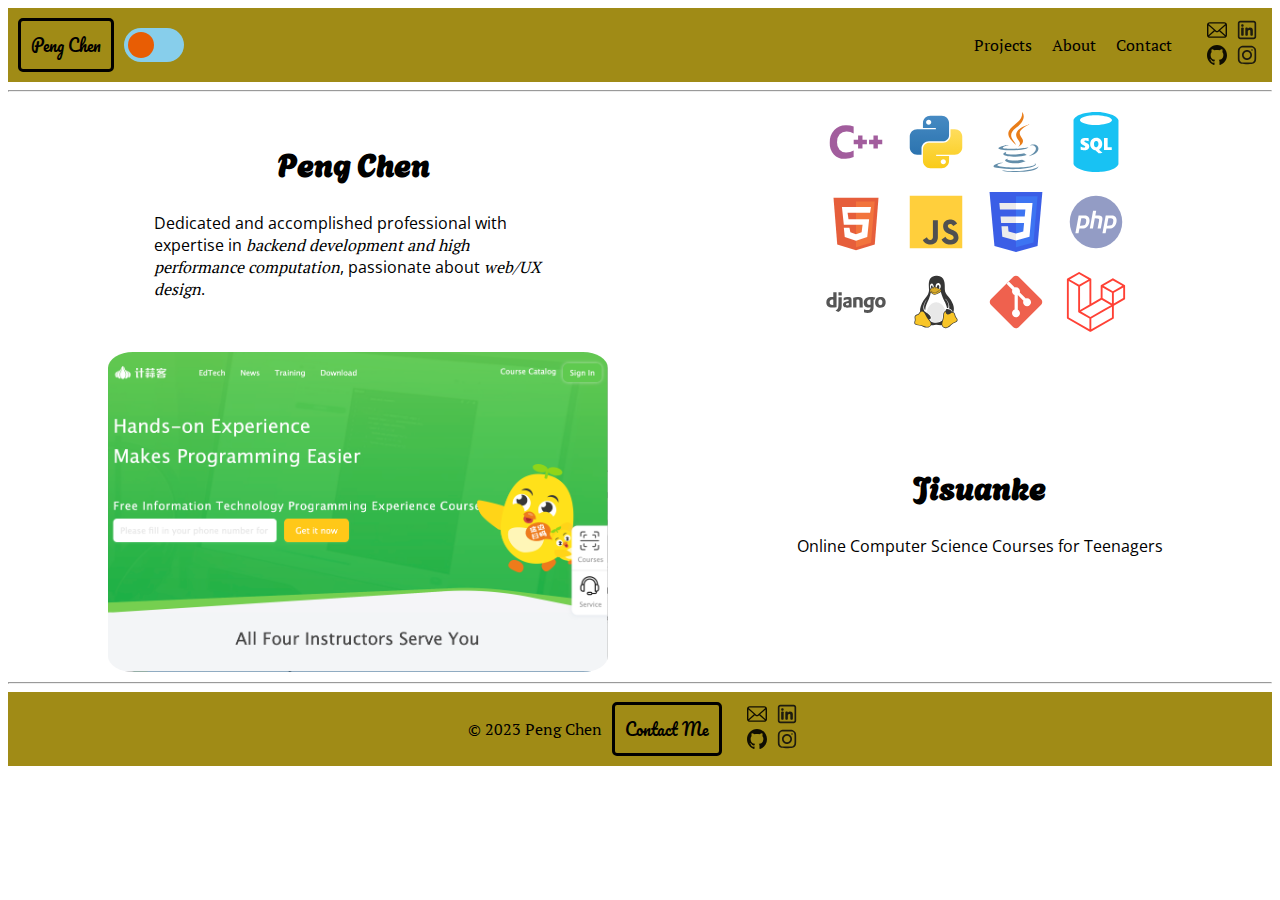
<file: index.html>
<!DOCTYPE html>
<html>
<head>
    <title>Home - Peng Chen</title>
    <meta charset="UTF-8">
    <meta name="viewport" content="width=device-width, initial-scale=1">
    <link rel="stylesheet" href="styles/styles.css" media="screen">
    <script src="main.js"></script>
</head>
<body>
    <header>
        <!-- This div is for header display, a is only content of logo-->
        <a class="logo" id="header_logo" href="index.html">Peng Chen</a>
            <!-- <a href="index.html"><img src="media/logo.svg" alt="Logo - Peng Chen"></a> -->
        <!--taggle style button swtich light(sun)&dark(moon) theme-->
        <label class="switch js-hidden" id="themeSwitch">
            <input type="checkbox" id="themeToggle">
            <span class="slider round"></span>
        </label>
        <div class="filling_blank"></div>
        <nav class="header_nav">
            <a href="pages/projects.html">Projects</a>
            <a href="pages/about.html">About</a>
            <a href="pages/contact.html">Contact</a>
        </nav>
        <!-- We would use div.social_media both in header and footer and content, so we can define its class without specific header, TODO css-->
        <nav class="social_media">
            <a href="mailto:chenpengacademic@gmail.com" target="_blank"><img src="media/icons/mail.svg" alt="EMail"></a>
            <a href="https://www.linkedin.com/in/peng-chen-0056aa22b" target="_blank"><img src="media/icons/linkedin.svg" alt="LinkedIn"></a>
            <a href="https://github.com/champion-chenpeng" target="_blank"><img src="media/icons/github.svg" alt="Github"></a>
            <a href="https://www.instagram.com/pengchen3123/" target="_blank"><img src="media/icons/instagram.svg" alt="Insagram"></a>
        </nav>
    </header>

    <hr>
    <main>
        <a class="main_section" href="pages/about.html">
            <aside>
                <h3>Peng Chen</h3>
                <p>Dedicated and accomplished professional with expertise in <em>backend development and high performance computation</em>, passionate about <em>web/UX design</em>.</p>
            </aside>
            <div id="technical_skills">
                <div class="programming_languages">
                <img src="media/icons/technical/languages/cpp.svg" alt="C++">
                <img src="media/icons/technical/languages/python.svg" alt="Python">
                <img src="media/icons/technical/languages/java.svg" alt="Java">
                <img src="media/icons/technical/languages/sql.svg" alt="SQL">
                <img src="media/icons/technical/languages/html.svg" alt="HTML">
                <img src="media/icons/technical/languages/js.svg" alt="JavaScript">
                
                <img src="media/icons/technical/languages/css.svg" alt="CSS">
                
                <img src="media/icons/technical/languages/php.svg" alt="PHP">
                </div>
                <div class="developer_tools">
                <img src="media/icons/technical/tools/django.svg" alt="Django">
                <img src="media/icons/technical/tools/linux.svg" alt="Linux">
                <img src="media/icons/technical/tools/git.svg" alt="Git">
                <img src="media/icons/technical/tools/laravel.svg" alt="Laravel">
                </div>
            </div>  
 
        </a>
        <a class="main_section" href="https://www.jisuanke.com/">
            <img src="media/projects/jsk.jpeg" alt="Jisuanke">
            <aside>
                <h3>Jisuanke</h3>
                <p>Online Computer Science Courses for Teenagers</p>
            </aside>
        </a>

    </main>
    <hr>
    <footer>
        <div class="copyright" id="footer_copyright">&copy; 2023 Peng Chen</div>
        <a class="contact_button" href="pages/contact.html">Contact Me</a>
        <nav class="social_media">
            <a href="mailto:chenpengacademic@gmail.com" target="_blank"><img src="media/icons/mail.svg" alt="EMail"></a>
            <a href="https://www.linkedin.com/in/peng-chen-0056aa22b" target="_blank"><img src="media/icons/linkedin.svg" alt="LinkedIn"></a>
            <a href="https://github.com/champion-chenpeng" target="_blank"><img src="media/icons/github.svg" alt="Github"></a>
            <a href="https://www.instagram.com/pengchen3123/" target="_blank"><img src="media/icons/instagram.svg" alt="Insagram"></a>
        </nav>
    </footer>

</body>
</html>
</file>
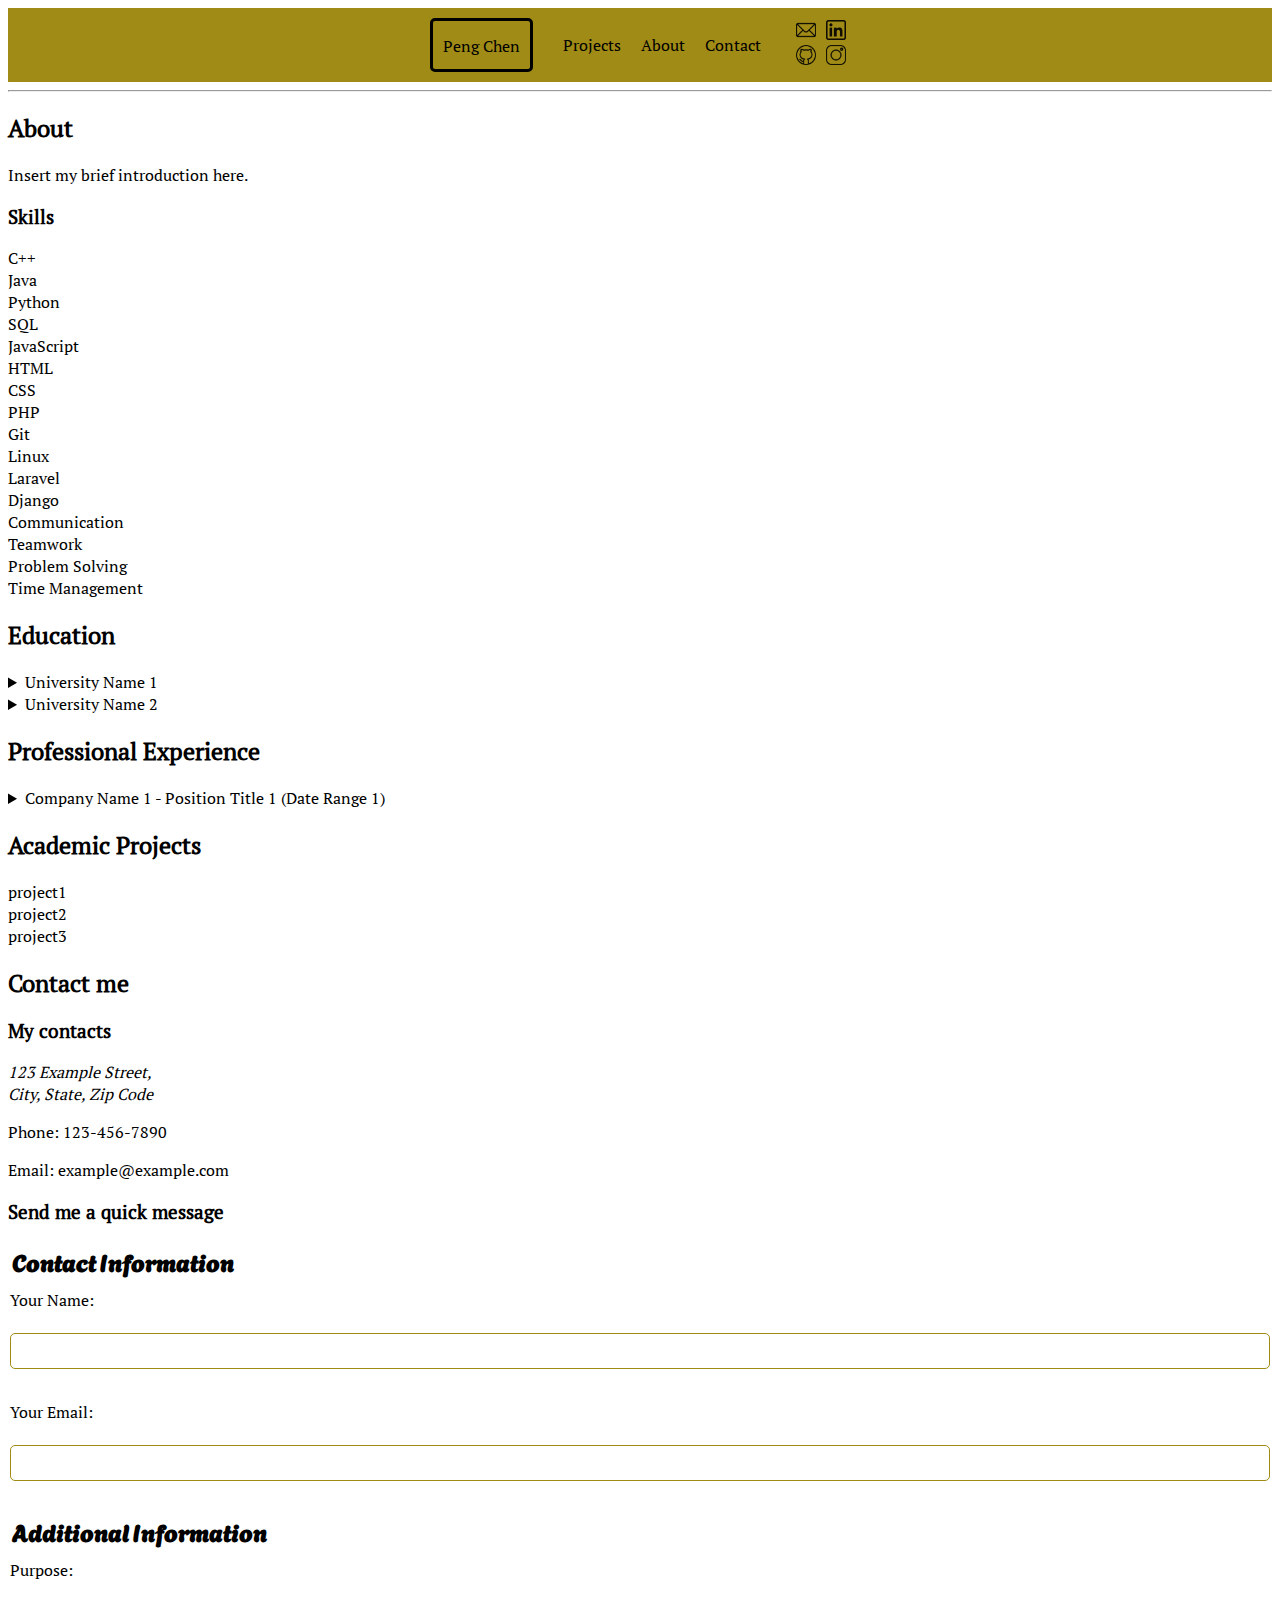
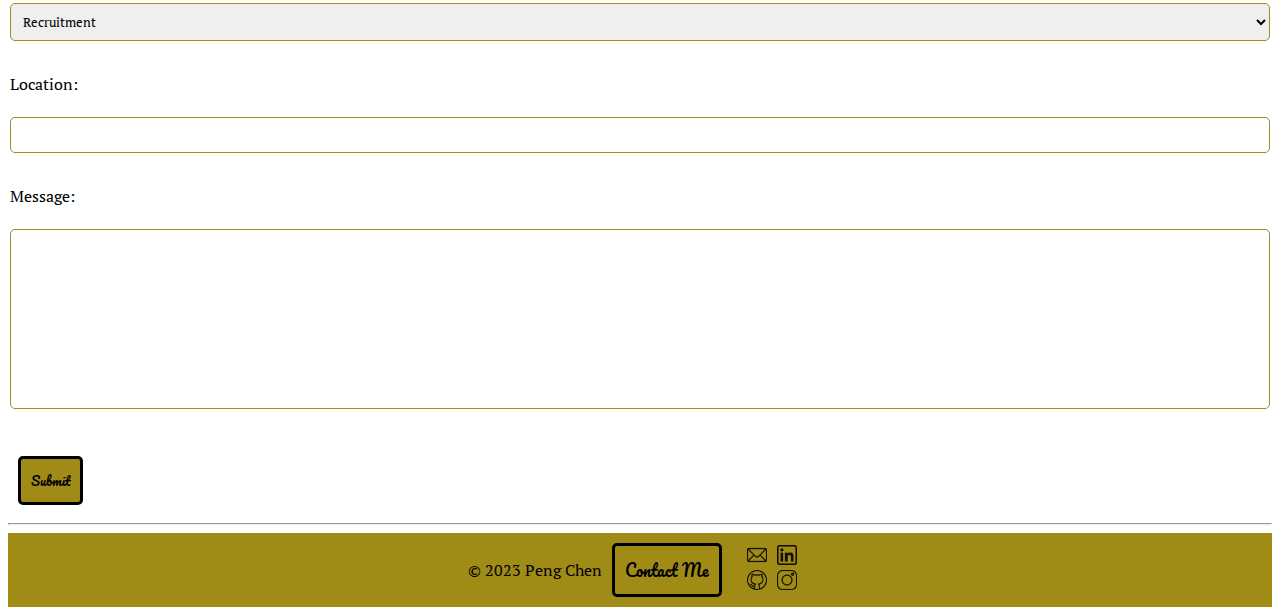
<file: pages/index.html>
<!DOCTYPE html>
<html>
<head>
    <title>Home - Peng Chen</title>
    <meta charset="UTF-8">
    <meta name="viewport" content="width=device-width, initial-scale=1">
    <link rel="stylesheet" href="../styles/styles.css" media="screen">
</head>
<body>
    <header>
        <div class="logo" id="header_logo">
            <a href="index.html">Peng Chen</a>
            <!-- <a href="index.html"><img src="../media/logo.png" alt="Logo - Peng Chen"></a> -->
        </div>
        <nav class="header_nav">
            <a href="#projects">Projects</a>
            <a href="#about">About</a>
            <a href="#contact">Contact</a>
        </nav>
        <!-- We would use div.social_media both in header and footer and content, so we can define its class without specific header, TODO css-->
        <nav class="social_media">
            <a href="mailto:chenpengacademic@gmail.com" target="_blank"><img src="../media/icons/mail.png" alt="EMail" width="20"></a>
            <a href="https://www.linkedin.com/in/peng-chen-0056aa22b" target="_blank"><img src="../media/icons/linkedin.png" alt="LinkedIn" width="20"></a>
            <a href="https://github.com/champion-chenpeng" target="_blank"><img src="../media/icons/github.png" alt="Github" width="20"></a>
            <a href="https://www.instagram.com/pengchen3123/" target="_blank"><img src="../media/icons/instagram.png" alt="Insagram" width="20"></a>
        </nav>
    </header>
    <hr>
    <main>
        <section id="about">
            <h2>About</h2>
            <i class="fa-brands fa-linkedin"></i>
            <p>Insert my brief introduction here.</p>
            <section id="skills">
                <h3>Skills</h3>
                <div class="skills" id="Technical_Skills">
                    <div class="technical_skills" id="Programming_Language">
                        <div>C++</div>
                        <div>Java</div>
                        <div>Python</div>
                        <div>SQL</div>
                    </div>
                    <div class="technical_skills" id="Web_Development">
                        <div>JavaScript</div>
                        <div>HTML</div>
                        <div>CSS</div>
                        <div>PHP</div>
                    </div>
                    <div class="technical_skills" id="Tools">
                        <div>Git</div>
                        <div>Linux</div>
                        <div>Laravel</div>
                        <div>Django</div>
                    </div>
                </div> 
                <div class="skills" id="Soft_Skills">
                    <div>Communication</div>
                    <div>Teamwork</div>
                    <div>Problem Solving</div>
                    <div>Time Management</div>
                </div>
            </section>
        </section>

        <section id="education">
            <h2>Education</h2>
            <details>
                <summary>University Name 1</summary>
                <p>Degree Title 1</p>
                <p>Date Range 1</p>
            </details>
            <details>
                <summary>University Name 2</summary>
                <p>Degree Title 2</p>
                <p>Date Range 2</p>
            </details>
        </section>
        
        
        
        <section id="experience">
            <h2>Professional Experience</h2>
            <details>
                <summary>Company Name 1 - Position Title 1 (Date Range 1)</summary>
                <ul>
                    <li>Accomplished <strong>[X]</strong> as measured by <em>[Y]</em>, by doing <b>[Z]</b>.</li>
                    <li>Description of experience 2</li>
                </ul>
            </details>
        </section>
        
        
        <section id="projects">
            <h2>Academic Projects</h2>
            <div class="projects">
                <div>project1</div>
                <div>project2</div>
                <div>project3</div>
            </div>
        </section>
        <section id="contact">
            <h2>Contact me</h2>
            <section>
                <h3>My contacts</h3>
                <address>
                    123 Example Street, <br /> 
                    City, State, Zip Code
                </address>
                <p>Phone: 123-456-7890</p>
                <p>Email: <a href="mailto:example@example.com">example@example.com</a></p>
            </section>
            <section>
                <h3>Send me a quick message</h3>
            </section>
            <form action="/send_message" method="post">
                <fieldset>
                    <legend>Contact Information</legend>
                    <label for="name">Your Name:</label><br>
                    <input type="text" id="name" name="name"><br><br>
                    <label for="email">Your Email:</label><br>
                    <input type="email" id="email" name="email"><br><br>
                </fieldset>
            
                <fieldset>
                    <legend>Additional Information</legend>
                    <label for="purpose">Purpose:</label><br>
                    <select id="purpose" name="purpose">
                        <optgroup label="Select Purpose">
                            <option value="Recruitment">Recruitment</option>
                            <option value="Make Friends">Make Friends</option>
                            <option value="Tricks">Tricks</option>
                        </optgroup>
                    </select><br><br>
            
                    <label for="location">Location:</label><br>
                    <input list="locations" id="location" name="location" />
                    <datalist id="locations">
                        <option value="CA">
                        <option value="TX">
                        <!-- Add more location options as needed -->
                    </datalist><br><br>
            
                    <label for="message">Message:</label><br>
                    <textarea id="message" name="message"></textarea><br><br>
                </fieldset>
            
                <button type="submit">Submit</button>
            </form>
        </section>
    </main>
    <hr>
    <footer>
        <div class="copyright" id="footer_copyright">&copy; 2023 Peng Chen</div>
        <a class="contact_button" href="#contact">Contact Me</a>
        <nav class="social_media">
            <a href="mailto:chenpengacademic@gmail.com" target="_blank"><img src="../media/icons/mail.png" alt="EMail" width="20"></a>
            <a href="https://www.linkedin.com/in/peng-chen-0056aa22b" target="_blank"><img src="../media/icons/linkedin.png" alt="LinkedIn" width="20"></a>
            <a href="https://github.com/champion-chenpeng" target="_blank"><img src="../media/icons/github.png" alt="Github" width="20"></a>
            <a href="https://www.instagram.com/pengchen3123/" target="_blank"><img src="../media/icons/instagram.png" alt="Insagram" width="20"></a>
        </nav>
    </footer>
</body>
</html>
</file>
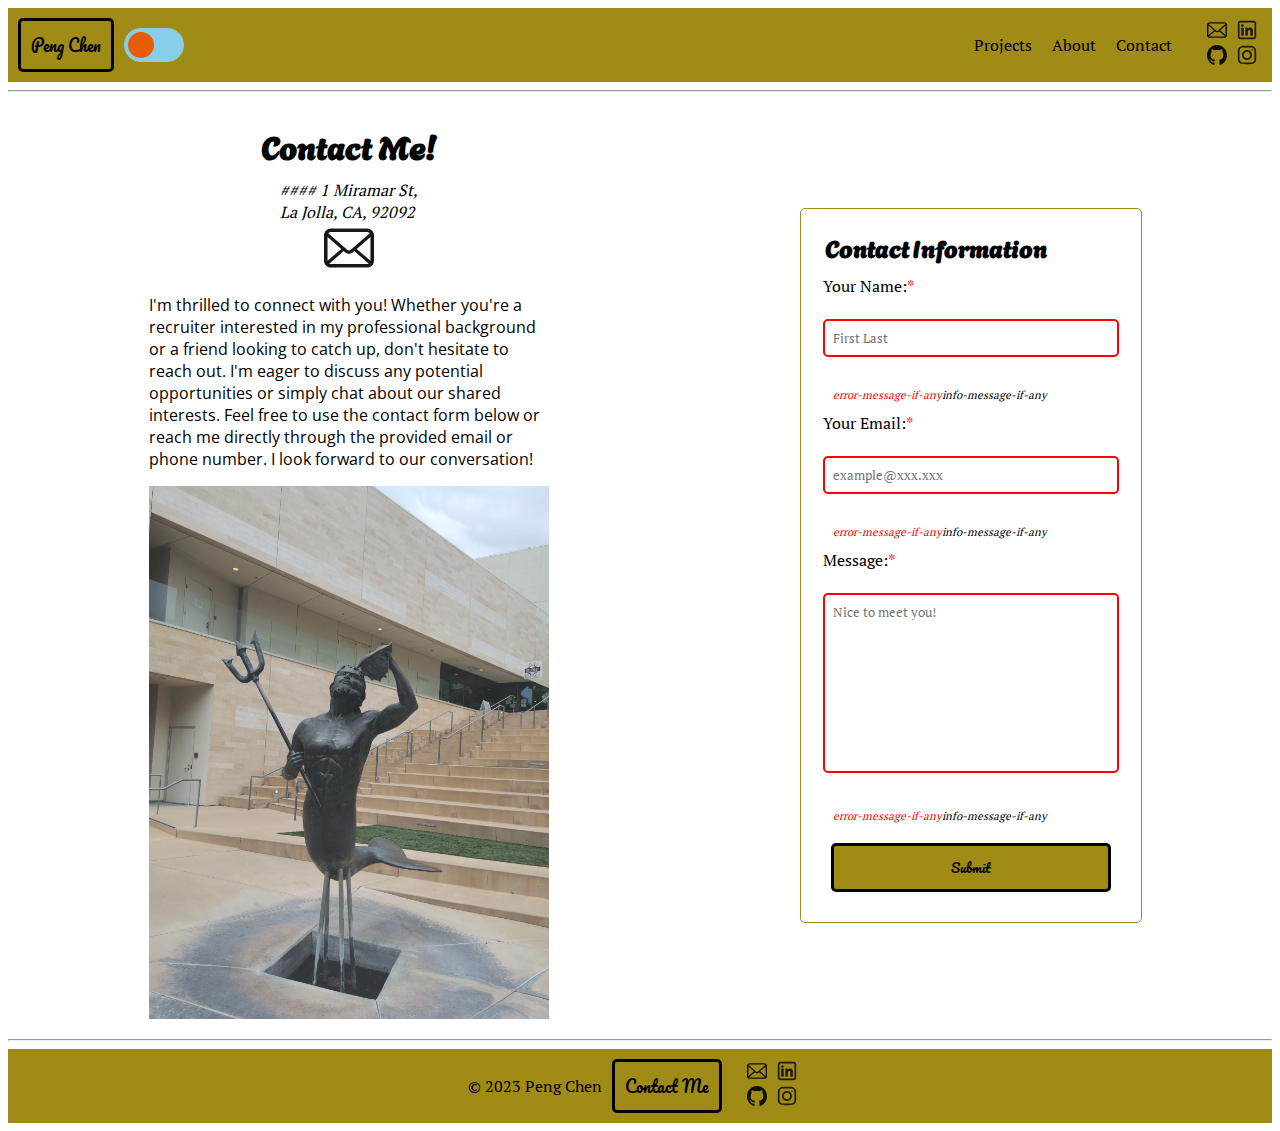
<file: form-no-js.html>
<!DOCTYPE html>
<html>
<head>
    <title>About - Peng Chen</title>
    <base href="/../">
    <meta charset="UTF-8">
    <meta name="viewport" content="width=device-width, initial-scale=1">
    <link rel="stylesheet" href="styles/styles.css" media="screen">
    <script src="main.js"></script>
</head>
<body>
    <header>
        <!-- This div is for header display, a is only content of logo-->
        <a class="logo" id="header_logo" href="index.html">Peng Chen</a>
            <!-- <a href="index.html"><img src="media/logo.svg" alt="Logo - Peng Chen"></a> -->
        <!--taggle style button swtich light(sun)&dark(moon) theme-->
        <label class="switch js-hidden" id="themeSwitch">
            <input type="checkbox" id="themeToggle">
            <span class="slider round"></span>
        </label>
        <div class="filling_blank"></div>
        <nav class="header_nav">
            <a href="pages/projects.html">Projects</a>
            <a href="pages/about.html">About</a>
            <a href="pages/contact.html">Contact</a>
        </nav>
        <!-- We would use div.social_media both in header and footer and content, so we can define its class without specific header, TODO css-->
        <nav class="social_media">
            <a href="mailto:chenpengacademic@gmail.com" target="_blank"><img src="media/icons/mail.svg" alt="EMail"></a>
            <a href="https://www.linkedin.com/in/peng-chen-0056aa22b" target="_blank"><img src="media/icons/linkedin.svg" alt="LinkedIn"></a>
            <a href="https://github.com/champion-chenpeng" target="_blank"><img src="media/icons/github.svg" alt="Github"></a>
            <a href="https://www.instagram.com/pengchen3123/" target="_blank"><img src="media/icons/instagram.svg" alt="Insagram"></a>
        </nav>
    </header>
 
    <hr>
    <main>
        <section class="main_section">
            <aside class="contact_info">
                <h3>Contact Me!</h3>
                <address>
                    #### 1 Miramar St, <br /> 
                    La Jolla, CA, 92092
                </address>
                <a href="mailto:chenpengacademic@gmail.com" target="_blank"><img src="media/icons/mail.svg" alt="EMail"></a>
                <p>I'm thrilled to connect with you! Whether you're a recruiter interested in my professional background or a friend looking to catch up, don't hesitate to reach out. I'm eager to discuss any potential opportunities or simply chat about our shared interests. Feel free to use the contact form below or reach me directly through the provided email or phone number. I look forward to our conversation!
                </p>
                <img src="media/triton.jpg" alt="Triton">
            </aside>
            <form class="message_form" action="https://httpbin.org/post" method="post">
                <input type="hidden" name="possible_bot" value="true">
            
                <fieldset>
                    <legend>Contact Information</legend>
                    <label for="name" required>Your Name:</label><br>
                    <input type="text" id="name" name="name" placeholder="First Last" required>
                    <div class="output_list">
                        <output for="name" class="error">error-message-if-any</output>
                        <output for="name" class="info">info-message-if-any</output>
                    </div>
            
                    <label for="email" required>Your Email:</label><br>
                    <input type="email" id="email" name="email" placeholder="example@xxx.xxx" required>
                    <div class="output_list">
                        <output for="email" class="error">error-message-if-any</output>
                        <output for="email" class="info">info-message-if-any</output>
                    </div>
            
                    <label for="message" required>Message:</label><br>
                    <textarea id="message" name="message" placeholder="Nice to meet you!" minlength="10" maxlength="500" required></textarea>
                    <div class="output_list">
                        <output for="message" class="error">error-message-if-any</output>
                        <output for="message" class="info">info-message-if-any</output>
                    </div>
                </fieldset>
            
                <button type="submit">Submit</button>
            </form>
            
            
             
            </section>
        </section>
    </main>
    <hr>
    <footer>
        <div class="copyright" id="footer_copyright">&copy; 2023 Peng Chen</div>
        <a class="contact_button" href="pages/contact.html">Contact Me</a>
        <nav class="social_media">
            <a href="mailto:chenpengacademic@gmail.com" target="_blank"><img src="media/icons/mail.svg" alt="EMail"></a>
            <a href="https://www.linkedin.com/in/peng-chen-0056aa22b" target="_blank"><img src="media/icons/linkedin.svg" alt="LinkedIn"></a>
            <a href="https://github.com/champion-chenpeng" target="_blank"><img src="media/icons/github.svg" alt="Github"></a>
            <a href="https://www.instagram.com/pengchen3123/" target="_blank"><img src="media/icons/instagram.svg" alt="Insagram"></a>
        </nav>
    </footer>

</body>
</html>
</file>
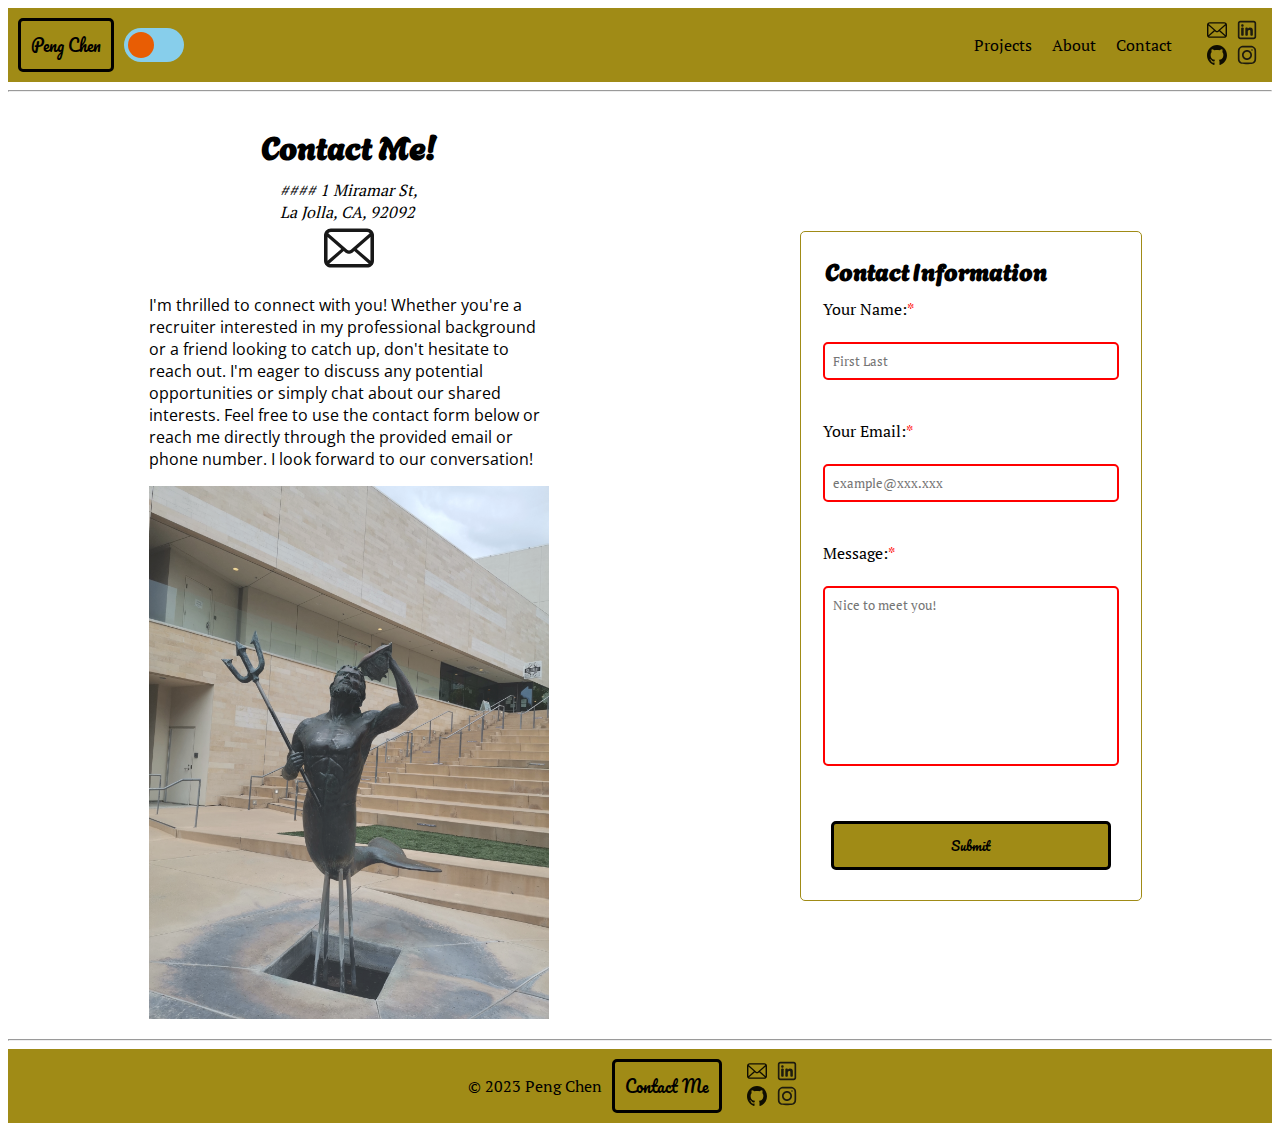
<file: pages/contact.html>
<!DOCTYPE html>
<html>
<head>
    <title>About - Peng Chen</title>
    <base href="/../">
    <meta charset="UTF-8">
    <meta name="viewport" content="width=device-width, initial-scale=1">
    <link rel="stylesheet" href="styles/styles.css" media="screen">
    <script src="main.js"></script>
</head>
<body>
    <header>
        <!-- This div is for header display, a is only content of logo-->
        <a class="logo" id="header_logo" href="index.html">Peng Chen</a>
            <!-- <a href="index.html"><img src="media/logo.svg" alt="Logo - Peng Chen"></a> -->
        <!--taggle style button swtich light(sun)&dark(moon) theme-->
        <label class="switch js-hidden" id="themeSwitch">
            <input type="checkbox" id="themeToggle">
            <span class="slider round"></span>
        </label>
        <div class="filling_blank"></div>
        <nav class="header_nav">
            <a href="pages/projects.html">Projects</a>
            <a href="pages/about.html">About</a>
            <a href="pages/contact.html">Contact</a>
        </nav>
        <!-- We would use div.social_media both in header and footer and content, so we can define its class without specific header, TODO css-->
        <nav class="social_media">
            <a href="mailto:chenpengacademic@gmail.com" target="_blank"><img src="media/icons/mail.svg" alt="EMail"></a>
            <a href="https://www.linkedin.com/in/peng-chen-0056aa22b" target="_blank"><img src="media/icons/linkedin.svg" alt="LinkedIn"></a>
            <a href="https://github.com/champion-chenpeng" target="_blank"><img src="media/icons/github.svg" alt="Github"></a>
            <a href="https://www.instagram.com/pengchen3123/" target="_blank"><img src="media/icons/instagram.svg" alt="Insagram"></a>
        </nav>
    </header>
 
    <hr>
    <main>
        <section class="main_section">
            <aside class="contact_info">
                <h3>Contact Me!</h3>
                <address>
                    #### 1 Miramar St, <br /> 
                    La Jolla, CA, 92092
                </address>
                <a href="mailto:chenpengacademic@gmail.com" target="_blank"><img src="media/icons/mail.svg" alt="EMail"></a>
                <p>I'm thrilled to connect with you! Whether you're a recruiter interested in my professional background or a friend looking to catch up, don't hesitate to reach out. I'm eager to discuss any potential opportunities or simply chat about our shared interests. Feel free to use the contact form below or reach me directly through the provided email or phone number. I look forward to our conversation!
                </p>
                <img src="media/triton.jpg" alt="Triton">
            </aside>
            <form class="message_form" action="https://httpbin.org/post" method="post" onsubmit="return validateForm()">
                <input type="hidden" name="possible_bot" value="true">
                <input type="hidden" name="form-errors" id="formErrorsInput">
            
                <fieldset>
                    <legend>Contact Information</legend>
                    <label for="name" required>Your Name:</label><br>
                    <input type="text" id="name" name="name" placeholder="First Last" required pattern="[A-z\s]+">
                    <div class="output_list">
                        <output for="name" class="error" id="nameError"></output>
                        <output for="name" class="info" id="nameInfo"></output>
                    </div>
            
                    <label for="email" required>Your Email:</label><br>
                    <input type="email" id="email" name="email" placeholder="example@xxx.xxx" required>
                    <div class="output_list">
                        <output for="email" class="error" id="emailError"></output>
                        <output for="email" class="info" id="emailInfo"></output>
                    </div>
            
                    <label for="message" required>Message:</label><br>
                    <textarea id="message" name="message" placeholder="Nice to meet you!" minlength="10" maxlength="500" pattern="^[A-Za-z0-9\s@!,.']*$" required oninput="masking(this);lengthMonitor(this)"></textarea>
                    <div class="output_list">
                        <output for="message" id="messageError"></output>
                        <output for="message" id="messageInfo"></output>
                    </div>
                </fieldset>
            
                <button type="submit">Submit</button>
            </form>
            
            
             
            </section>
        </section>
    </main>
    <hr>
    <footer>
        <div class="copyright" id="footer_copyright">&copy; 2023 Peng Chen</div>
        <a class="contact_button" href="pages/contact.html">Contact Me</a>
        <nav class="social_media">
            <a href="mailto:chenpengacademic@gmail.com" target="_blank"><img src="media/icons/mail.svg" alt="EMail"></a>
            <a href="https://www.linkedin.com/in/peng-chen-0056aa22b" target="_blank"><img src="media/icons/linkedin.svg" alt="LinkedIn"></a>
            <a href="https://github.com/champion-chenpeng" target="_blank"><img src="media/icons/github.svg" alt="Github"></a>
            <a href="https://www.instagram.com/pengchen3123/" target="_blank"><img src="media/icons/instagram.svg" alt="Insagram"></a>
        </nav>
    </footer>

</body>
</html>
</file>
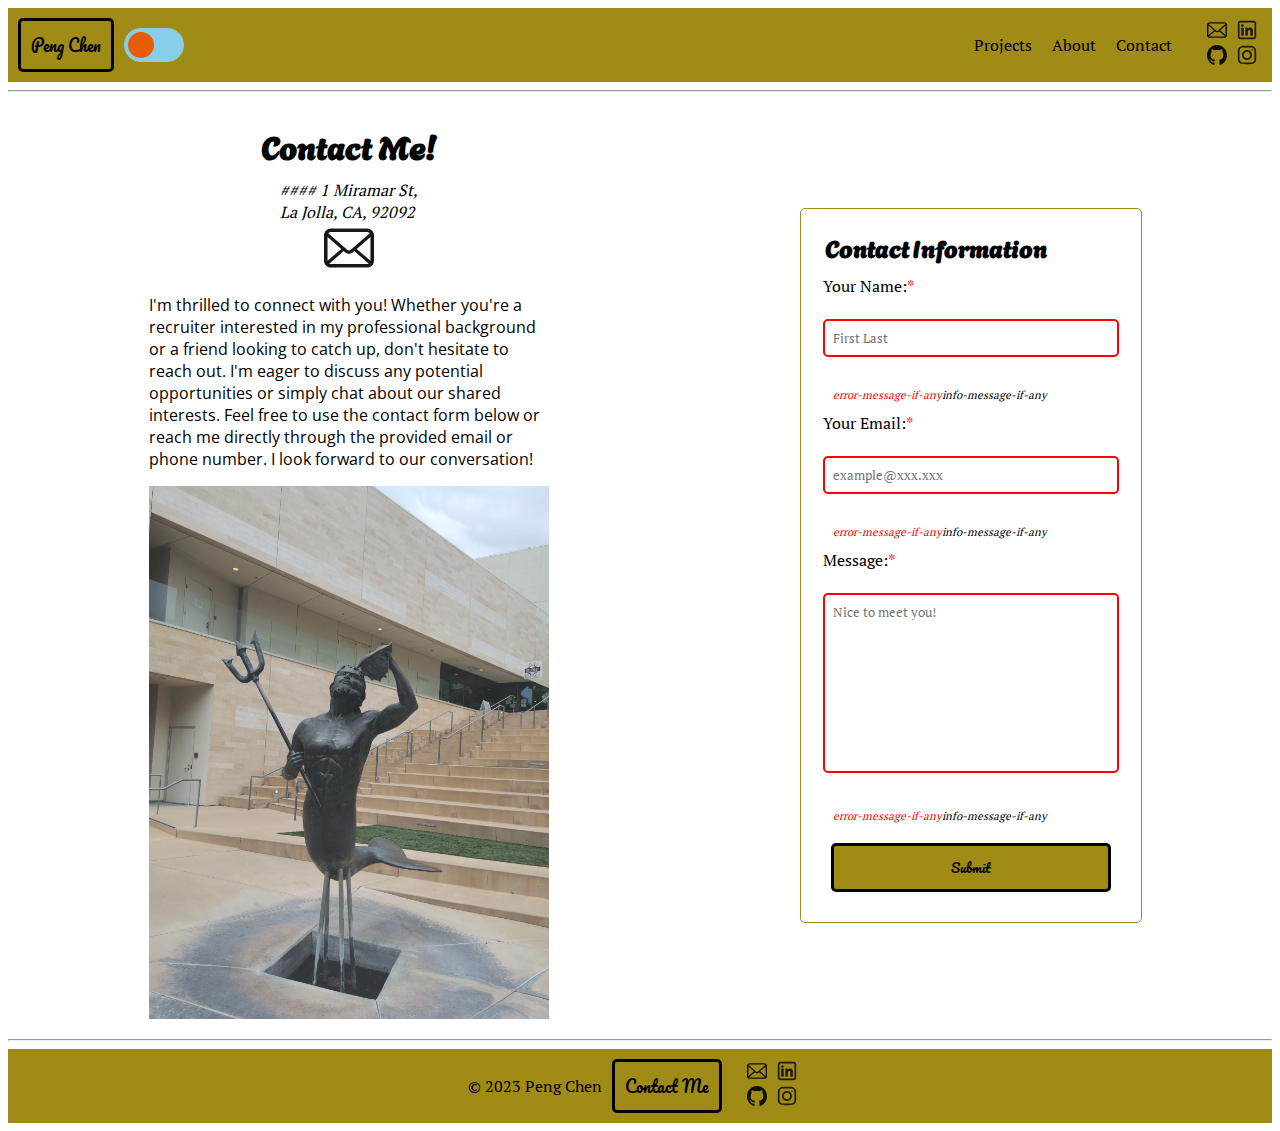
<file: pages/form-no-js.html>
<!DOCTYPE html>
<html>
<head>
    <title>About - Peng Chen</title>
    <base href="/../">
    <meta charset="UTF-8">
    <meta name="viewport" content="width=device-width, initial-scale=1">
    <link rel="stylesheet" href="styles/styles.css" media="screen">
    <script src="main.js"></script>
</head>
<body>
    <div id="header"></div> 
    <hr>
    <main>
        <section class="main_section">
            <aside class="contact_info">
                <h3>Contact Me!</h3>
                <address>
                    #### 1 Miramar St, <br /> 
                    La Jolla, CA, 92092
                </address>
                <a href="mailto:chenpengacademic@gmail.com" target="_blank"><img src="media/icons/mail.svg" alt="EMail"></a>
                <p>I'm thrilled to connect with you! Whether you're a recruiter interested in my professional background or a friend looking to catch up, don't hesitate to reach out. I'm eager to discuss any potential opportunities or simply chat about our shared interests. Feel free to use the contact form below or reach me directly through the provided email or phone number. I look forward to our conversation!
                </p>
                <img src="media/triton.jpg" alt="Triton">
            </aside>
            <form class="message_form" action="https://httpbin.org/post" method="post">
                <input type="hidden" name="possible_bot" value="true">
            
                <fieldset>
                    <legend>Contact Information</legend>
                    <label for="name" required>Your Name:</label><br>
                    <input type="text" id="name" name="name" placeholder="First Last" required>
                    <div class="output_list">
                        <output for="name" class="error">error-message-if-any</output>
                        <output for="name" class="info">info-message-if-any</output>
                    </div>
            
                    <label for="email" required>Your Email:</label><br>
                    <input type="email" id="email" name="email" placeholder="example@xxx.xxx" required>
                    <div class="output_list">
                        <output for="email" class="error">error-message-if-any</output>
                        <output for="email" class="info">info-message-if-any</output>
                    </div>
            
                    <label for="message" required>Message:</label><br>
                    <textarea id="message" name="message" placeholder="Nice to meet you!" minlength="10" maxlength="500" required></textarea>
                    <div class="output_list">
                        <output for="message" class="error">error-message-if-any</output>
                        <output for="message" class="info">info-message-if-any</output>
                    </div>
                </fieldset>
            
                <button type="submit">Submit</button>
            </form>
            
            
             
            </section>
        </section>
    </main>
    <hr>
    <div id="footer"></div>
</body>
</html>
</file>
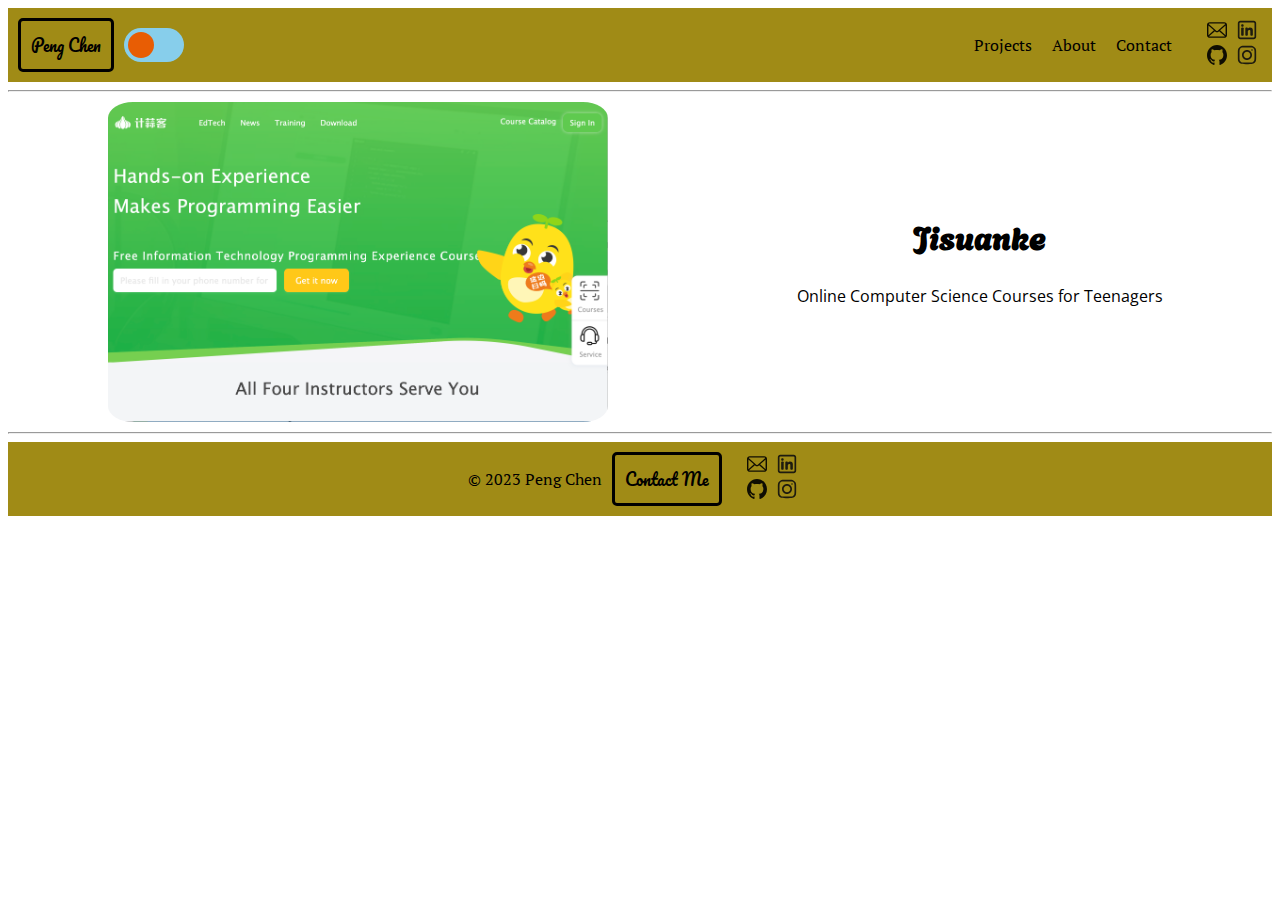
<file: pages/projects.html>
<!DOCTYPE html>
<html>
<head>
    <title>About - Peng Chen</title>
    <base href="/../">
    <meta charset="UTF-8">
    <meta name="viewport" content="width=device-width, initial-scale=1">
    <link rel="stylesheet" href="styles/styles.css" media="screen">
    <script src="main.js"></script>
</head>
<body>
    <header>
        <!-- This div is for header display, a is only content of logo-->
        <a class="logo" id="header_logo" href="index.html">Peng Chen</a>
            <!-- <a href="index.html"><img src="media/logo.svg" alt="Logo - Peng Chen"></a> -->
        <!--taggle style button swtich light(sun)&dark(moon) theme-->
        <label class="switch js-hidden" id="themeSwitch">
            <input type="checkbox" id="themeToggle">
            <span class="slider round"></span>
        </label>
        <div class="filling_blank"></div>
        <nav class="header_nav">
            <a href="pages/projects.html">Projects</a>
            <a href="pages/about.html">About</a>
            <a href="pages/contact.html">Contact</a>
        </nav>
        <!-- We would use div.social_media both in header and footer and content, so we can define its class without specific header, TODO css-->
        <nav class="social_media">
            <a href="mailto:chenpengacademic@gmail.com" target="_blank"><img src="media/icons/mail.svg" alt="EMail"></a>
            <a href="https://www.linkedin.com/in/peng-chen-0056aa22b" target="_blank"><img src="media/icons/linkedin.svg" alt="LinkedIn"></a>
            <a href="https://github.com/champion-chenpeng" target="_blank"><img src="media/icons/github.svg" alt="Github"></a>
            <a href="https://www.instagram.com/pengchen3123/" target="_blank"><img src="media/icons/instagram.svg" alt="Insagram"></a>
        </nav>
    </header>
 
    <hr>
    <main>
        <a class="main_section" href="https://www.jisuanke.com/">
            <img src="media/projects/jsk.jpeg" alt="Jisuanke">
            <aside>
                <h3>Jisuanke</h3>
                <p>Online Computer Science Courses for Teenagers</p>
            </aside>
        </a>
    </main>
    <hr>
    <footer>
        <div class="copyright" id="footer_copyright">&copy; 2023 Peng Chen</div>
        <a class="contact_button" href="pages/contact.html">Contact Me</a>
        <nav class="social_media">
            <a href="mailto:chenpengacademic@gmail.com" target="_blank"><img src="media/icons/mail.svg" alt="EMail"></a>
            <a href="https://www.linkedin.com/in/peng-chen-0056aa22b" target="_blank"><img src="media/icons/linkedin.svg" alt="LinkedIn"></a>
            <a href="https://github.com/champion-chenpeng" target="_blank"><img src="media/icons/github.svg" alt="Github"></a>
            <a href="https://www.instagram.com/pengchen3123/" target="_blank"><img src="media/icons/instagram.svg" alt="Insagram"></a>
        </nav>
    </footer>

</body>
</html>
</file>
<file: styles/styles.css>
/* Animation */
@keyframes pulse {
    0% {
      transform: scale(1);
    }
    50% {
      transform: scale(1.1);
    }
    100% {
      transform: scale(1);
    }
}

@keyframes fadeout {
    0% {
      opacity: 1;
    }
    50% {
      opacity: 1;
    }
    100% {
      opacity: 0;
    }
}

/* Fonts */
@font-face {
    font-family: "PTSerif";
    src: url(../fonts/PTSerif.ttf);
}
@font-face {
    font-family: "OpenSans";
    src: url(../fonts/OpenSans.ttf);
}
@font-face {
    font-family: "Pacifico";
    src: url(../fonts/Pacifico.ttf);
}
@font-face {
    font-family: "Agbalumo";
    src: url(../fonts/Agbalumo.ttf);
}

/* Variables */
:root {
    --background-color: white;
    --font-color: black;
    --decorate-color: rgb(160, 139, 22);
    
    --background-color-light: white;
    --font-color-light: black;
    --decorate-color-light: rgb(160, 139, 22);

    --background-color-dark: rgb(81, 75, 66);
    --font-color-dark: rgb(218, 214, 214);
    --decorate-color-dark: rgb(133, 124, 78);

    --canvas-color-moon: yellow;
    --canvas-color-sun: #e85d04;
    --canvas-color-night: black;

    --script-font-family: "Pacifico", cursive;
    --display-font-family: "Agbalumo", serif;
    --primary-font-family: "PTSerif", serif;
    --secondary-font-family: "OpenSans", sans-serif;

}

* {
    font-family: var(--primary-font-family, serif);
}

body {
    background-color: var(--background-color, white);
    color: var(--font-color, black);
}

img {
    opacity: 0.9;
}
a {
    text-decoration: none;
    /* follow the body's color */
    color: inherit;
}

section:has(img) {
    background-color: var(--background-color, white);
}

/* Basic Layout */

/** Header and Footer **/
header, footer {
    display: flex;
    align-items: center;
    justify-content: center;
    background-color: var(--decorate-color, lightgray);
}

/* theme switch */
.switch {
    position: relative;
    width: 60px;
    height: 34px;
}

.slider {
    position: absolute;
    cursor: pointer;
    top: 0;
    left: 0;
    right: 0;
    bottom: 0;
    background-color: skyblue;
    border-radius: 50px;
    transition: 0.4s;
}

.slider:before {
    position: absolute;
    content: "";
    height: 26px;
    width: 26px;
    left: 4px;
    bottom: 4px;
    background-color: var(--canvas-color-sun, #e85d04);
    border-radius: 50px;
    transition: 0.4s;
}
input:checked + .slider {
    background-color: var(--canvas-color-night, black);
    
}

input:checked + .slider:before {
    transform: translateX(26px); /* botton shift */
    background-color: var(--canvas-color-night, black);
    box-shadow: inset -0.5em -0.3em var(--canvas-color-moon, yellow); /* waxing moon */
}


.filling_blank {
    flex: 1;
}

/* Following pages may also appear in home page, so the following rules apply to class */
.main_section{
    display: flex;
    flex-direction: row;
    align-items: center;
    justify-content: space-around;
    margin: 10px;
    & > img {
        width: 50dvw;
        max-width: 500px;
        border-radius: 5%;
    }
    & > aside {
        display: flex;
        flex-direction: column;
        align-items: center;
        max-width: 400px;
        padding: 10px;
        & > h3 {
            font-family: var(--display-font-family, cursive);
            font-size: 2em;
            margin: 10px;
        }
        & > p {     
            font-family: var(--secondary-font-family, sans-serif);
        }
    }
}
/*** skills ***/
.skills section:first-child {
    flex: 0 0 50%;
}

/*** Contact Page ***/
aside.contact_info {
    & > img {
        width: 100%;
        max-width: 500px;
    }
    & > a > img {
        width: 50px;
    }
}

/* Element wise */

/** Header **/
nav.header_nav {
    display: flex;
    margin: 10px;
    & > a {
        margin: 10px;
    }
}

.social_media {
    display: grid;
    grid-template-columns: repeat(2, 1fr);
    margin: 0 10px;
    & > a {
        margin: 0 5px;
    }
    & img {
        width: 20px;
    }
}

/** about **/
#technical_skills {
    
    & img {
        width: 60px;
        margin: 10px;
    }
}
.programming_languages, .developer_tools {
    display: grid;
    grid-template-columns: repeat(4, 1fr);
}

.ability {
    display: flex;
    flex-direction: column;
    white-space: nowrap;
    align-items: center;

    & > section { /* soft or hard */
        display: flex;
        flex-wrap: wrap;
        justify-content: center;
        
    }
}

.ability div{
    font: 1em var(--icon-font-family, serif);
    border: 1px solid var(--decorate-color, lightgray);
    border-radius: 50px;
    margin: 10px;
    padding: 10px;
}

.ability div:nth-child(odd) {
    background-color: var(--decorate-color, lightgray);
}

/** Contact Page **/
.message_form {
    display: flex;
    flex-direction: column;
    width: 300px;
    padding: 20px;
    border: 1px solid var(--decorate-color, lightgray);
    border-radius: 5px;
}

fieldset {
    border: none;
    padding: 0;
}

legend {
    font-family: var(--display-font-family, cursive);
    font-size: 1.5em;
    font-weight: bold;
    margin-bottom: 10px;
}
label {
    display: block;
}
/* Add a red asterisk after required fields */
label[required]::after {
    content: "*";
    color: red;
}

input,
select,
textarea {
    width: 100%;
    padding: 8px;
    margin-bottom: 10px;
    border: 1px solid var(--decorate-color, lightgray);
    border-radius: 5px;
    box-sizing: border-box;

    /* Change border color for invalid fields */
    &:invalid {
        border-color: red;
        border-width: 2px;
    }
}

textarea {
    height: 20dvh;
    resize: none;
}

output {
    display: block;
    margin-top: 10px;
    font-style: italic;
    font-size: 0.7em;
}

output.info {
    color: black; /* Change color for info messages */
}

output.error {
    color: red; /* Change color for error messages */
    /* fade out error messages */
    animation: fadeout 5s forwards;
}



.output_list {
    display: flex;
    flex-direction: row;
    padding: 10px;
    white-space: wrap;
}
  

/* Interaction */

/** Hints **/
a, button{
    transition: transform 0.2s ease-in-out;
    &:hover {
        transform: scale(1.1);
    }
}

.logo, .contact_button, button {
    background-color: var(--decorate-color, lightgray);
    font-family: var(--script-font-family, cursive);
    border: 3px solid black;
    border-radius: 5px;
    padding: 10px;
    margin: 10px;
    cursor: pointer;
    &:hover {
        background-color: gold;
    }
}
.contact_button {
    animation: pulse 2s infinite;
    
}

/** JS related **/
.js-hidden {
    display: none;
}

/** Requests **/

/* Mobile */
/**** minimum mobile width 768 ****/
@media only screen and (max-width: 768px) {
    .main_section {
        flex-direction: column;
        & > aside > img {
            display: none;
        }
    }
    }
@media only screen and (max-width: 480px) {
    header > nav.social_media {
        display: None;
    }
    
}

@media only screen and (max-width: 384px) {
    footer {
        flex-direction: column;
    }
    #header_logo{
        display: none;
    }
}
</file>
